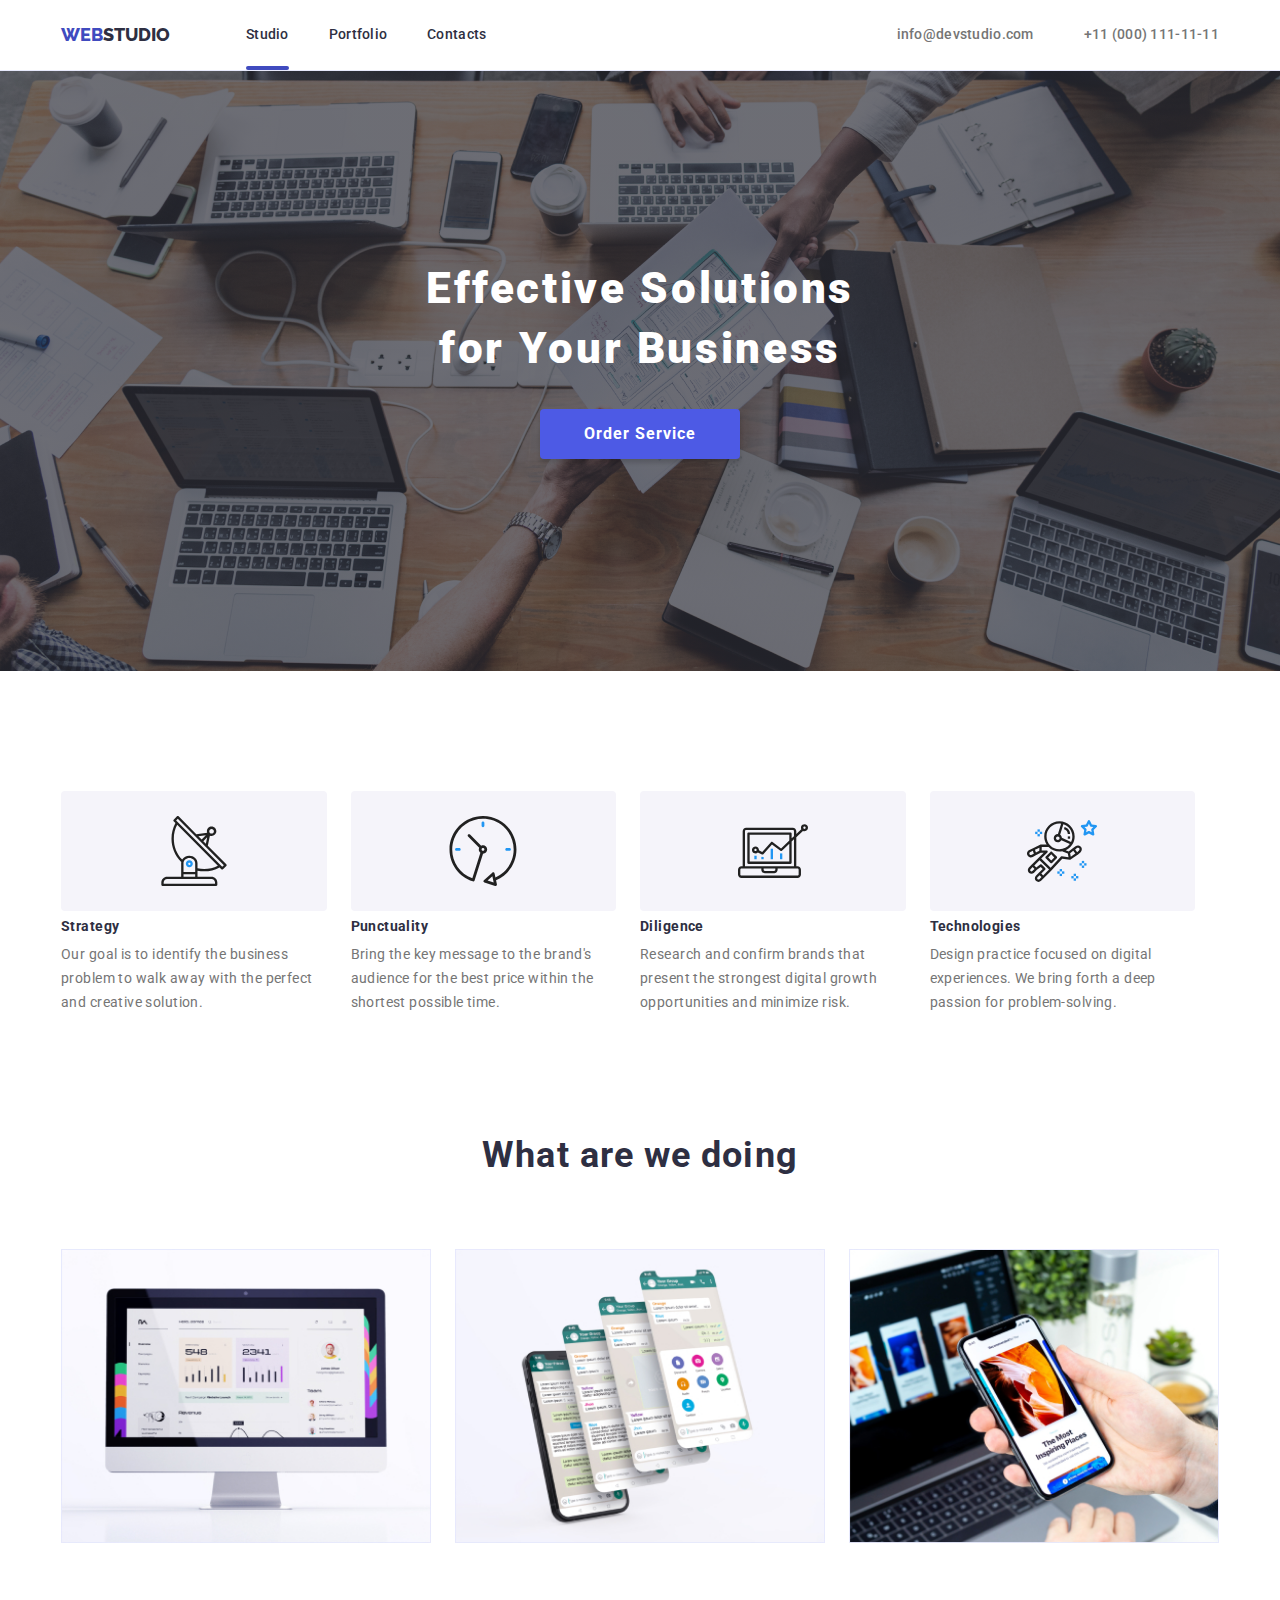
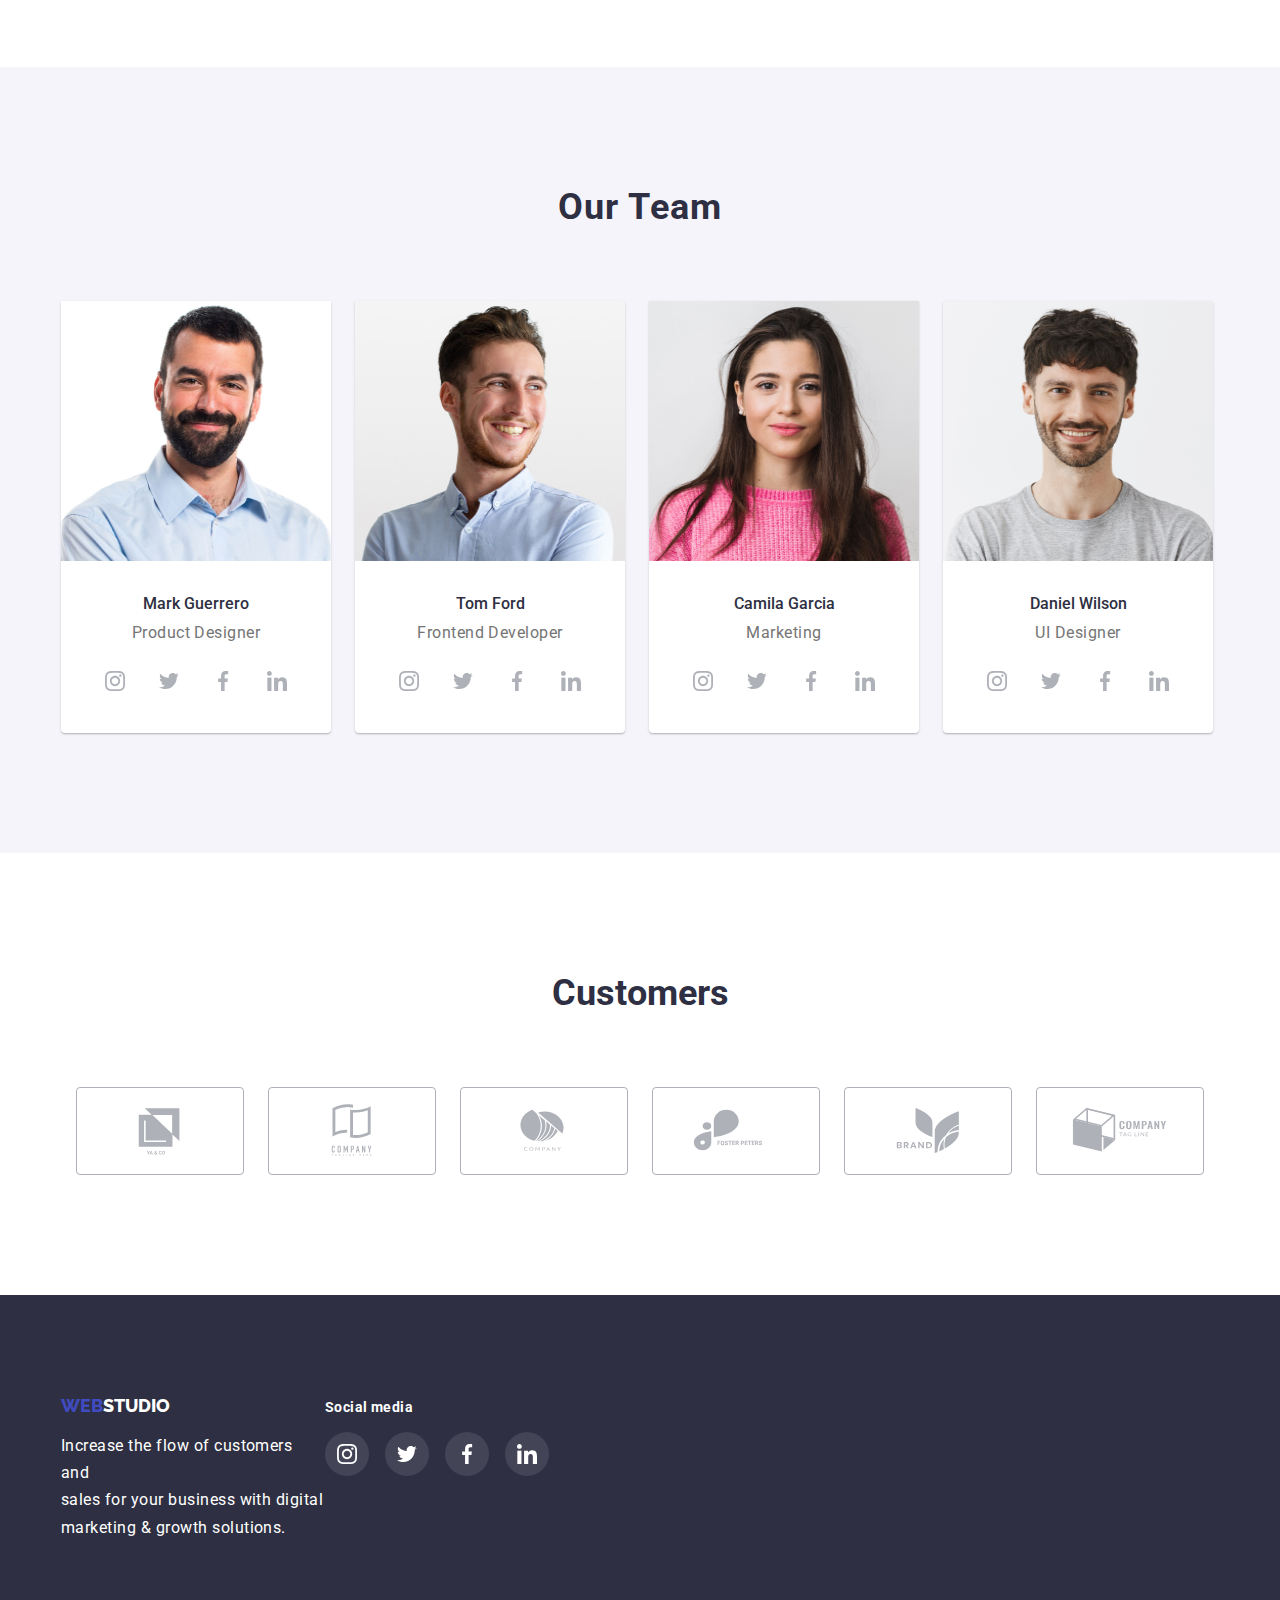
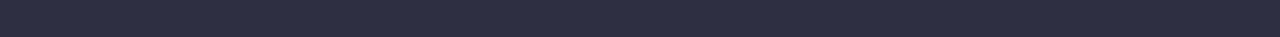
<file: index.html>
<!DOCTYPE html>
<html lang="en">
  <head>
    <meta charset="UTF-8" />
    <meta http-equiv="X-UA-Compatible" content="IE=edge" />
    <meta name="viewport" content="width=device-width, initial-scale=1.0" />
    <title>dz5</title>
    <link
      rel="stylesheet"
      href="https://cdnjs.cloudflare.com/ajax/libs/modern-normalize/1.0.0/modern-normalize.min.css"
    />
    <link rel="stylesheet" href="./css/styles.css" />
    <link rel="preconnect" href="https://fonts.googleapis.com" />
    <link rel="preconnect" href="https://fonts.gstatic.com" crossorigin />
    <link
      href="https://fonts.googleapis.com/css2?family=Raleway:wght@700&family=Roboto:wght@400;500;700;900&display=swap"
      rel="stylesheet"/>
  </head>
  <body>
    <header class="header">
      <div class="container">
        <nav class="header-nav">
          <a href="" class="logo link"
            >WEB<span class="header-logo">STUDIO</span></a>
          <ul class="header-list">
            <li class="header-item list">
              <a href="./index.html" class="header-link link active-header-link">Studio</a>
            </li>
            <li class="header-item list">
              <a href="./portfolio.html" class="header-link link">Portfolio</a>
            </li>
            <li class="header-item list">
              <a href="" class="header-link link">Contacts</a>
            </li>
          </ul>
        </nav>
        <div class="container header-connect">
          <ul class="header-connect">
            <li class="header-item-connect list">
              <a
                href="mailto:info@devstudio.com"
                class="header-mail link link-flex-container">info@devstudio.com
              </a>
            </li>
            <li class="header-item-connect list">
              <a
                href="tel:+110001111111"
                class="header-tel link link-flex-container">+11 (000) 111-11-11
              </a>
            </li>
          </ul>
        </div>
      </div>
    </header>
    <main>
      <section class="basic section">
        <div class="container">
          <h1 class="basic-title">Effective Solutions 
            <br> for Your Business</h1>
          <button data-modal-open type="button" class="basic-btn">
            Order Service
          </button>
        </div>
      </section>
      <section class="benefits section">
        <div class="container">
          <ul class="benefits-list">
            <li class="benefits-item list">
              <div class="box">
                <svg class="benefits-icon" width="70px" height="70px">
                  <use xlink:href="./images/icon.svg#icon-antenna-1"></use>
                </svg>
              </div>
              <h3 class="benefits-title">Strategy</h3>
              <p class="benefits-text">
                Our goal is to identify the business
                problem to walk away with the perfect and creative solution. 
              </p>
            </li>
            <li class="benefits-item list">
              <div class="box">
                <svg class="benefits-icon" width="70px" height="70px">
                  <use xlink:href="./images/icon.svg#icon-clock-1"></use>
                </svg>
              </div>
              <h3 class="benefits-title">Punctuality</h3>
              <p class="benefits-text">
                Bring the key message to the brand's audience for the best price within the shortest possible time.
              </p>
            </li>
            <li class="benefits-item list">
              <div class="box">
                <svg class="benefits-icon" width="70px" height="70px">
                  <use xlink:href="./images/icon.svg#icon-diagram-1"></use>
                </svg>
              </div>
              <h3 class="benefits-title">Diligence</h3>
              <p class="benefits-text">
                Research and confirm brands that present the strongest digital growth opportunities and minimize risk.              </p>
            </li>
            <li class="benefits-item list">
              <div class="box">
                <svg class="benefits-icon" width="70px" height="70px">
                  <use xlink:href="./images/icon.svg#icon-astronaut-1"></use>
                </svg>
              </div>
              <h3 class="benefits-title">Technologies</h3>
              <p class="benefits-text">
                Design practice focused on digital experiences. We bring forth a deep passion for problem-solving.
              </p>
            </li>
          </ul>
        </div>
      </section>
      <section class="about section">
        <div class="container">
          <h2 class="about-title">What are we doing</h2>
          <ul class="about-list">
            <li class="about-item list">
              <img
                src="./images/1.jpg"
                alt="вивчення матеріалу"
                width="370"
                height="294"
              />
            </li>
            <li class="about-item list">
              <img
                src="./images/2.jpg"
                alt="вибір розмітки"
                width="370"
                height="294"
              />
            </li>
            <li class="about-item list">
              <img
                src="./images/3.jpg"
                alt="палітра кольорів"
                width="370"
                height="294"
              />
            </li>
          </ul>
        </div>
      </section>
      <section class="team section">
        <div class="container">
          <h2 class="team-title">Our Team</h2>
          <ul class="team-list">
            <li class="team-item list">
              <img
                src="./images/4.jpg"
                alt="Mark Guerrero"
                width="270"
                height="260"
              />
              <div class="team-name-section">
                <h3 class="team-name">Mark Guerrero</h3>
                <p lang="en" class="team-text">Product Designer</p>
                <ul class="team-soc-list list">
                  <li class="team-soc-item">
                    <a href="" class="team-soc-link">
                      <svg class="icon" width="20" height="20">
                        <use xlink:href="./images/icon.svg#icon-inst"></use>
                      </svg>
                    </a>
                  </li>
                  <li class="team-soc-item">
                    <a href="" class="team-soc-link">
                      <svg class="icon" width="20" height="20">
                        <use xlink:href="./images/icon.svg#icon-twit"></use>
                      </svg>
                    </a>
                  </li>
                  <li class="team-soc-item">
                    <a href="" class="team-soc-link">
                      <svg class="icon" width="20" height="20">
                        <use
                          xlink:href="./images/icon.svg#icon-facebook-1"
                        ></use>
                      </svg>
                    </a>
                  </li>
                  <li class="team-soc-item">
                    <a href="" class="team-soc-link">
                      <svg class="icon" width="20" height="20">
                        <use
                          xlink:href="./images/icon.svg#icon-linkedin-1"
                        ></use>
                      </svg>
                    </a>
                  </li>
                </ul>
              </div>
            </li>
            <li class="team-item list">
              <img
                src="./images/5.jpg"
                alt="Tom Ford"
                width="270"
                height="260"
              />
              <div class="team-name-section">
                <h3 class="team-name">Tom Ford</h3>
                <p lang="en" class="team-text">Frontend Developer</p>
                <ul class="team-soc-list list">
                  <li class="team-soc-item">
                    <a href="" class="team-soc-link">
                      <svg class="icon" width="20" height="20">
                        <use xlink:href="./images/icon.svg#icon-inst"></use>
                      </svg>
                    </a>
                  </li>
                  <li class="team-soc-item">
                    <a href="" class="team-soc-link">
                      <svg class="icon" width="20" height="20">
                        <use xlink:href="./images/icon.svg#icon-twit"></use>
                      </svg>
                    </a>
                  </li>
                  <li class="team-soc-item">
                    <a href="" class="team-soc-link">
                      <svg class="icon" width="20" height="20">
                        <use
                          xlink:href="./images/icon.svg#icon-facebook-1"
                        ></use>
                      </svg>
                    </a>
                  </li>
                  <li class="team-soc-item">
                    <a href="" class="team-soc-link">
                      <svg class="icon" width="20" height="20">
                        <use
                          xlink:href="./images/icon.svg#icon-linkedin-1"
                        ></use>
                      </svg>
                    </a>
                  </li>
                </ul>
              </div>
            </li>
            <li class="team-item list">
              <img
                src="./images/6.jpg"
                alt="Camila Garcia"
                width="270"
                height="260"
              />
              <div class="team-name-section">
                <h3 class="team-name">Camila Garcia</h3>
                <p lang="en" class="team-text">Marketing</p>
                <ul class="team-soc-list list">
                  <li class="team-soc-item">
                    <a href="" class="team-soc-link">
                      <svg class="icon" width="20" height="20">
                        <use xlink:href="./images/icon.svg#icon-inst"></use>
                      </svg>
                    </a>
                  </li>
                  <li class="team-soc-item">
                    <a href="" class="team-soc-link">
                      <svg class="icon" width="20" height="20">
                        <use xlink:href="./images/icon.svg#icon-twit"></use>
                      </svg>
                    </a>
                  </li>
                  <li class="team-soc-item">
                    <a href="" class="team-soc-link">
                      <svg class="icon" width="20" height="20">
                        <use
                          xlink:href="./images/icon.svg#icon-facebook-1"
                        ></use>
                      </svg>
                    </a>
                  </li>
                  <li class="team-soc-item">
                    <a href="" class="team-soc-link">
                      <svg class="icon" width="20" height="20">
                        <use
                          xlink:href="./images/icon.svg#icon-linkedin-1"
                        ></use>
                      </svg>
                    </a>
                  </li>
                </ul>
              </div>
            </li>
            <li class="team-item list">
              <img
                src="./images/7.jpg"
                alt="Daniel Wilson"
                width="270"
                height="260"
              />
              <div class="team-name-section">
                <h3 class="team-name">Daniel Wilson</h3>
                <p lang="en" class="team-text">UI Designer</p>
                <ul class="team-soc-list list">
                  <li class="team-soc-item">
                    <a href="" class="team-soc-link">
                      <svg class="icon" width="20" height="20">
                        <use xlink:href="./images/icon.svg#icon-inst"></use>
                      </svg>
                    </a>
                  </li>
                  <li class="team-soc-item">
                    <a href="" class="team-soc-link">
                      <svg class="icon" width="20" height="20">
                        <use xlink:href="./images/icon.svg#icon-twit"></use>
                      </svg>
                    </a>
                  </li>
                  <li class="team-soc-item">
                    <a href="" class="team-soc-link">
                      <svg class="icon" width="20" height="20">
                        <use
                          xlink:href="./images/icon.svg#icon-facebook-1"
                        ></use>
                      </svg>
                    </a>
                  </li>
                  <li class="team-soc-item">
                    <a href="" class="team-soc-link">
                      <svg class="icon" width="20" height="20">
                        <use
                          xlink:href="./images/icon.svg#icon-linkedin-1"
                        ></use>
                      </svg>
                    </a>
                  </li>
                </ul>
              </div>
            </li>
          </ul>
        </div>
      </section>
      <section class="section">
        <div class="conteiner">
          <h2 class="clients-title">Customers</h2>
          <ul class="clients-list">
            <li class="clients-item list">
              <a href="" class="clients-link link">
                <svg class="clients-icon" width="106" height="60">
                  <use xlink:href="./images/icon.svg#icon-logo"></use>
                </svg>
              </a>
            </li>
            <li class="clients-item list">
              <a href="" class="clients-link link">
                <svg class="clients-icon" width="106" height="60">
                  <use xlink:href="./images/icon.svg#icon-logo-7"></use>
                </svg>
              </a>
            </li>
            <li class="clients-item list">
              <a href="" class="clients-link link">
                <svg class="clients-icon" width="106" height="60">
                  <use xlink:href="./images/icon.svg#icon-logo-2"></use>
                </svg>
              </a>
            </li>
            <li class="clients-item list">
              <a href="" class="clients-link link">
                <svg class="clients-icon" width="106" height="60">
                  <use xlink:href="./images/icon.svg#icon-logo-3"></use>
                </svg>
              </a>
            </li>
            <li class="clients-item list">
              <a href="" class="clients-link link">
                <svg class="clients-icon" width="106" height="60">
                  <use xlink:href="./images/icon.svg#icon-logo-4"></use>
                </svg>
              </a>
            </li>
            <li class="clients-item list">
              <a href="" class="clients-link link">
                <svg class="clients-icon" width="106" height="60">
                  <use xlink:href="./images/icon.svg#icon-logo-5"></use>
                </svg>
              </a>
            </li>
          </ul>
        </div>
      </section>
    </main>
    <footer class="footer">
      <div class="container footer-join">
        <div>
          <a href="" class="logo link"
            >WEB<span class="footer-logo">STUDIO</span></a>
          <address>
            <ul class="footer-list">
                <div class="footer-item list footer-address">
                  Increase the flow of customers and 
                  <br> sales for your business with digital 
                  <br> marketing & growth solutions.
                </div>

        </div>
        <div class="footer-box">
          <h2 class="footer-title">Social media</h2>
          <ul class="footer-soc">
            <li class="footer-soc-list list">
              <a href="" class="footer-soc-link link">
                <svg class="footer-icon" width="20" height="20">
                  <use xlink:href="./images/icon.svg#icon-inst"></use>
                </svg>
              </a>
            </li>
            <li class="footer-soc-list list">
              <a href="" class="footer-soc-link link">
                <svg class="footer-icon" width="20" height="20">
                  <use xlink:href="./images/icon.svg#icon-twit"></use>
                </svg>
              </a>
            </li>
            <li class="footer-soc-list list">
              <a href="" class="footer-soc-link link">
                <svg class="footer-icon" width="20" height="20">
                  <use xlink:href="./images/icon.svg#icon-facebook-1"></use>
                </svg>
              </a>
            </li>
            <li class="footer-soc-list list">
              <a href="" class="footer-soc-link link">
                <svg class="footer-icon" width="20" height="20">
                  <use xlink:href="./images/icon.svg#icon-linkedin-1"></use>
                </svg>
              </a>
            </li>
          </ul>
        </div>
      </div>
    </footer>
    <div data-modal class="modal-wrapper is-hidden">
      <div class="modal">
        <button data-modal-close class="close-modal-button">
          <svg class="footer-icon" width="8" height="8">  
            <use xlink:href="./images/icon.svg#icon-close"></use>
          </svg>
        </button>
      </div>
    </div>
    <script src="./js/modal.js"></script>
  </body>
</html>
</file>
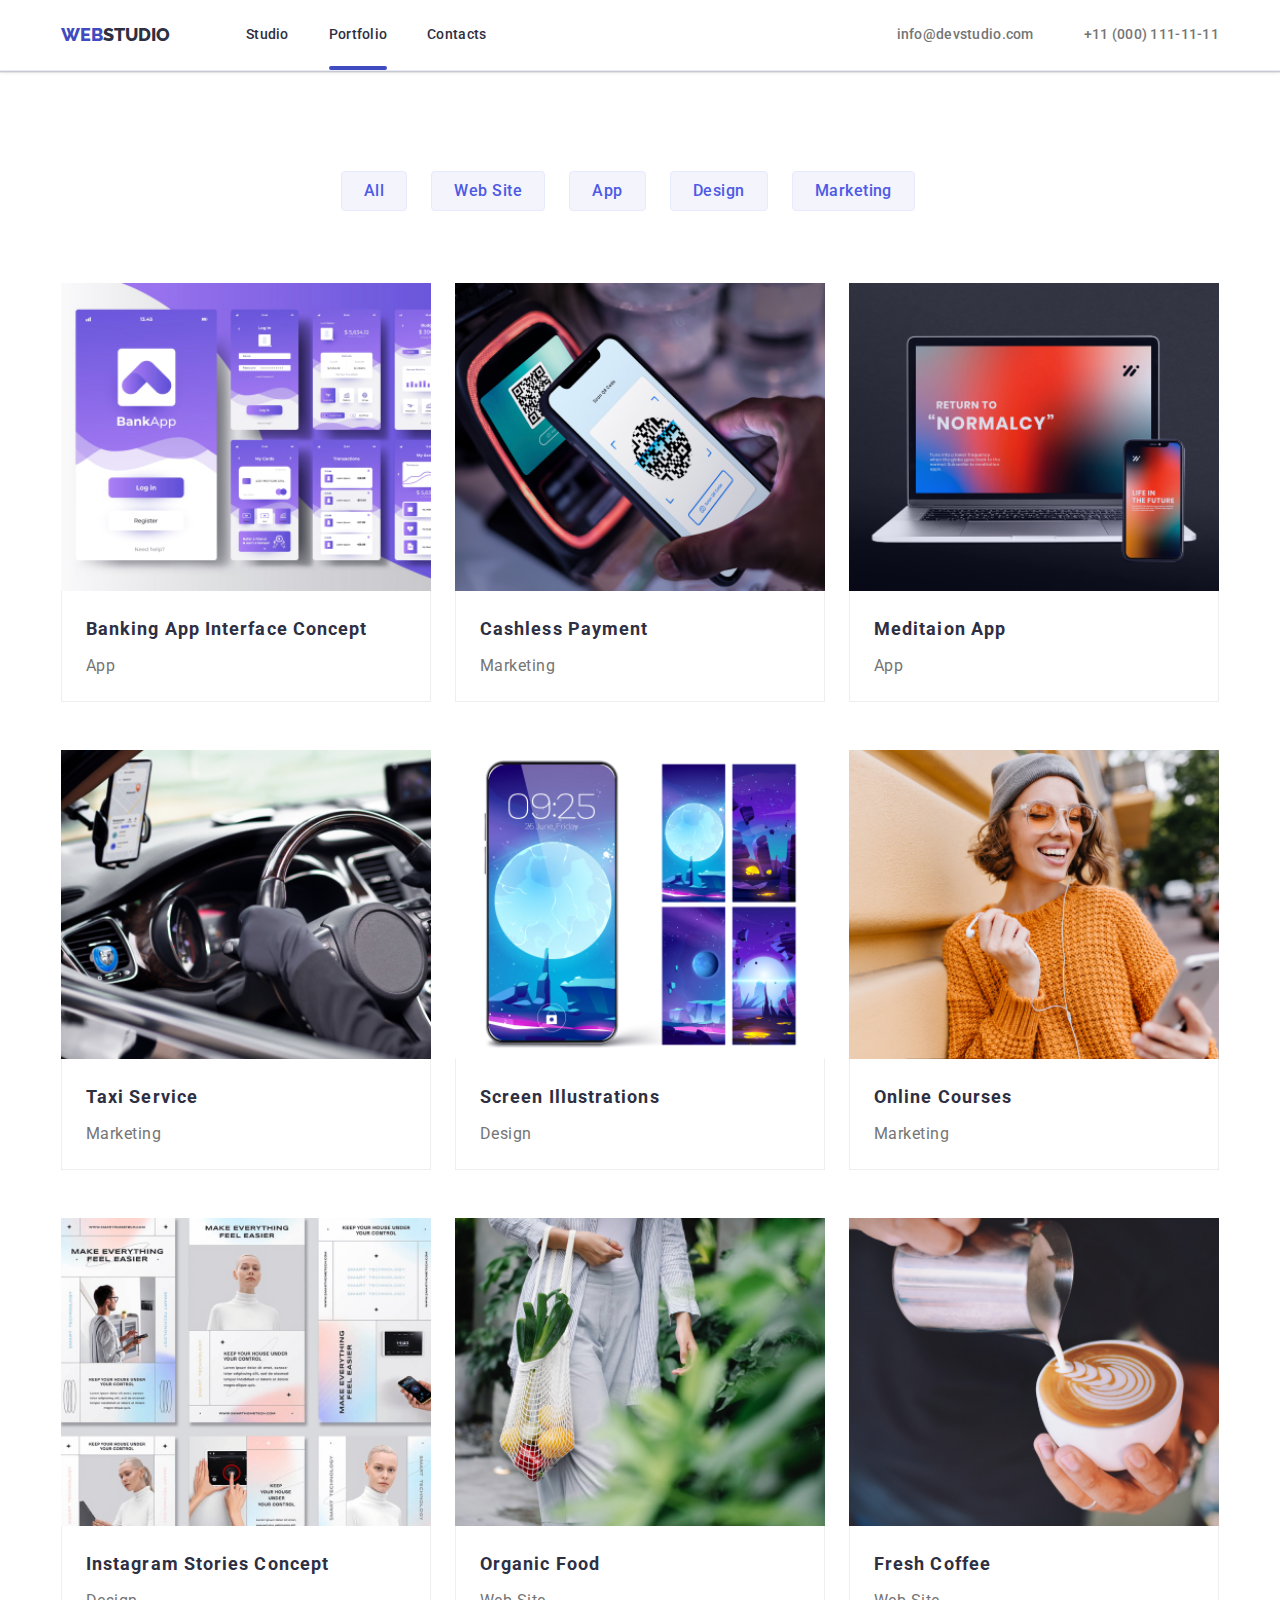
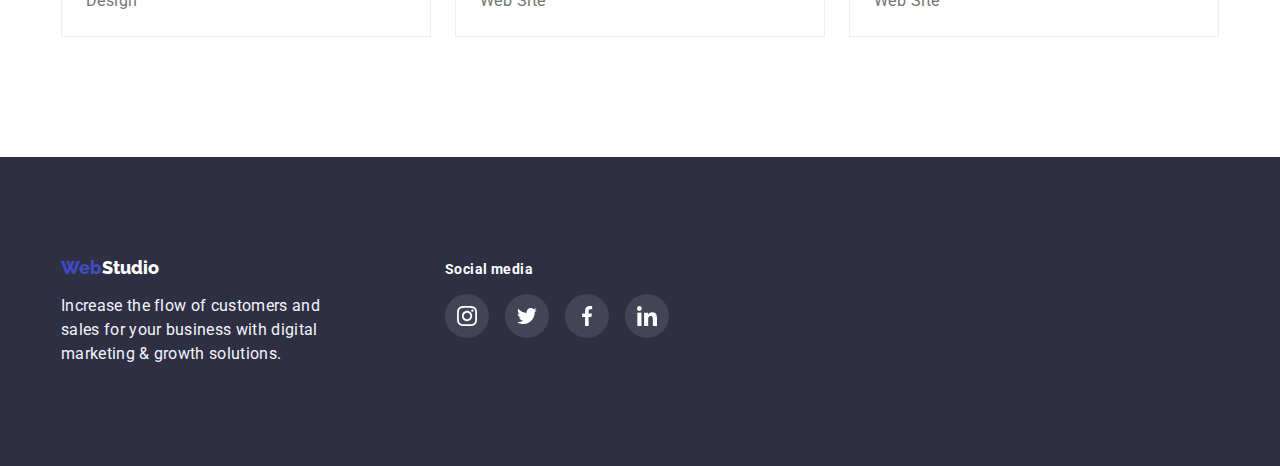
<file: portfolio.html>
<!DOCTYPE html>
<html lang="en">
  <head>
    <meta charset="UTF-8" />
    <meta http-equiv="X-UA-Compatible" content="IE=edge" />
    <meta name="viewport" content="width=device-width, initial-scale=1.0" />
    <title>dz5-portfolio</title>
    <link
      rel="stylesheet"
      href="https://cdnjs.cloudflare.com/ajax/libs/modern-normalize/1.0.0/modern-normalize.min.css"
    />
    <link rel="stylesheet" href="./css/styles.css" />
    <link rel="preconnect" href="https://fonts.googleapis.com" />
    <link rel="preconnect" href="https://fonts.gstatic.com" crossorigin />
    <link
      href="https://fonts.googleapis.com/css2?family=Raleway:wght@700&family=Roboto:wght@400;500;700;900&display=swap"
      rel="stylesheet"
    />
  </head>

  <body>
    <header class="header">
      <div class="container">
        <nav class="header-nav">
          <a class="logo link" lang="en" href=""
            >WEB<span class="header-logo">STUDIO</span></a
          >
          <ul class="header-list">
            <li class="header-item list">
              <a class="header-link link" href="./index.html">Studio</a>
            </li>
            <li class="header-item list">
              <a
                class="header-link link active-header-link"
                href="./portfolio.html"
                >Portfolio</a
              >
            </li>
            <li class="header-item list">
              <a class="header-link link" href="">Contacts</a>
            </li>
          </ul>
        </nav>
        <div class="container header-connect">
          <ul class="header-connect">
            <li class="header-item-connect list">
              <a
                href="mailto:info@devstudio.com"
                class="header-mail link link-flex-container"
              >
                
                info@devstudio.com</a>
            </li>
            <li class="header-item-connect list">
              <a
                href="tel:+11 (000) 111-11-11"
                class="header-tel link link-flex-container"
              >
                
                +11 (000) 111-11-11</a
              >
            </li>
          </ul>
        </div>
      </div>
    </header>
    <main>
      <section class="project section">
        <div class="container">
          <ul class="btn-list">
            <li class="btn-item list">
              <button type="button" class="btn-class">All</button>
            </li>
            <li class="btn-item list">
              <button type="button" class="btn-class">Web Site</button>
            </li>
            <li class="btn-item list">
              <button type="button" class="btn-class">App</button>
            </li>
            <li class="btn-item list">
              <button type="button" class="btn-class">Design</button>
            </li>
            <li class="btn-item list">
              <button type="button" class="btn-class">Marketing</button>
            </li>
          </ul>
          <ul class="projects-list">
            <li class="projects-item list">
              <a href="" class="link">
                <div class="poject-overlay-wrapper">
                <img
                  class="project-image no-gap"
                  src="./images/portfolio/1.jpg"
                  alt=""
                  width="370"
                />
                <div class="project-overlay">
                  14 Stylish and User-Friendly App Design Concepts · Task Manager App · Calorie Tracker App · Exotic Fruit Ecommerce App · Cloud Storage App
                </div>
              </div>
                <div class="other-text">
                  <h2 class="projects-title">Banking App Interface Concept</h2>
                  <p class="projects-text">App</p>
                </div>
              </a>
            </li>
            <li class="projects-item list">
              <a href="" class="link">
                <div class="poject-overlay-wrapper">
                <img
                  class="project-image no-gap"
                  src="./images/portfolio/2.jpg"
                  alt=""
                  width="370"
                />
                <div class="project-overlay">
                  14 Stylish and User-Friendly App Design Concepts · Task Manager App · Calorie Tracker App · Exotic Fruit Ecommerce App · Cloud Storage App
                </div>
              </div>
                <div class="other-text">
                  <h2 class="projects-title">
                    Cashless Payment
                  </h2>
                  <p class="projects-text">Marketing</p>
                </div>
              </a>
            </li>
            <li class="projects-item list">
              <a href="" class="link">
                <div class="poject-overlay-wrapper">
                <img
                  class="project-image no-gap"
                  src="./images/portfolio/3.jpg"
                  alt=""
                  width="370"
                />
                <div class="project-overlay">
                  14 Stylish and User-Friendly App Design Concepts · Task Manager App · Calorie Tracker App · Exotic Fruit Ecommerce App · Cloud Storage App
                </div>
                </div>
                <div class="other-text">
                  <h2 class="projects-title">Meditaion App</h2>
                  <p class="projects-text">App</p>
                </div>
              </a>
            </li>
            <li class="projects-item list">
              <a href="" class="link">
                <div class="poject-overlay-wrapper">
                <img
                  class="project-image no-gap"
                  src="./images/portfolio/4.jpg"
                  alt=""
                  width="370"
                />
                <div class="project-overlay">
                  14 Stylish and User-Friendly App Design Concepts · Task Manager App · Calorie Tracker App · Exotic Fruit Ecommerce App · Cloud Storage App
                </div>
                </div>
                <div class="other-text">
                  <h2 class="projects-title">Taxi Service</h2>
                  <p class="projects-text">Marketing</p>
                </div>
              </a>
            </li>
            <li class="projects-item list">
              <a href="" class="link">
                <div class="poject-overlay-wrapper">
                <img
                  class="project-image no-gap"
                  src="./images/portfolio/5.jpg"
                  alt=""
                  width="370"
                />
                <div class="project-overlay">
                  14 Stylish and User-Friendly App Design Concepts · Task Manager App · Calorie Tracker App · Exotic Fruit Ecommerce App · Cloud Storage App
                </div>
                </div>
                <div class="other-text">
                  <h2 class="projects-title">Screen Illustrations</h2>
                  <p class="projects-text">Design</p>
                </div>
              </a>
            </li>
            <li class="projects-item list">
              <a href="" class="link">
                <div class="poject-overlay-wrapper">
                <img
                  class="project-image no-gap"
                  src="./images/portfolio/6.jpg"
                  alt=""
                  width="370"
                />
                <div class="project-overlay">
                  14 Stylish and User-Friendly App Design Concepts · Task Manager App · Calorie Tracker App · Exotic Fruit Ecommerce App · Cloud Storage App
                </div>
                </div>
                <div class="other-text">
                  <h2 class="projects-title">Online Courses</h2>
                  <p class="projects-text">Marketing</p>
                </div>
              </a>
            </li>
            <li class="projects-item list">
              <a href="" class="link">
                <div class="poject-overlay-wrapper">
                <img
                  class="project-image no-gap"
                  src="./images/portfolio/7.jpg"
                  alt=""
                  width="370"
                />
                <div class="project-overlay">
                  14 Stylish and User-Friendly App Design Concepts · Task Manager App · Calorie Tracker App · Exotic Fruit Ecommerce App · Cloud Storage App
                </div>
                </div>
                <div class="other-text">
                  <h2 class="projects-title">Instagram Stories Concept</h2>
                  <p class="projects-text">Design</p>
                </div>
              </a>
            </li>
            <li class="projects-item list">
              <a href="" class="link">
                <div class="poject-overlay-wrapper">
                <img
                  class="project-image no-gap"
                  src="./images/portfolio/8.jpg"
                  alt=""
                  width="370"
                />
                <div class="project-overlay">
                  14 Stylish and User-Friendly App Design Concepts · Task Manager App · Calorie Tracker App · Exotic Fruit Ecommerce App · Cloud Storage App
                </div>
                </div>
                <div class="other-text">
                  <h2 class="projects-title">Organic Food</h2>
                  <p class="projects-text">Web Site</p>
                </div>
              </a>
            </li>
            <li class="projects-item list">
              <a href="" class="link">
                <div class="poject-overlay-wrapper">
                <img
                  class="project-image no-gap"
                  src="./images/portfolio/9.jpg"
                  alt=""
                  width="370"
                />
                <div class="project-overlay">
                  14 Stylish and User-Friendly App Design Concepts · Task Manager App · Calorie Tracker App · Exotic Fruit Ecommerce App · Cloud Storage App
                </div>
                </div>
                <div class="other-text">
                  <h2 class="projects-title">Fresh Coffee</h2>
                  <p class="projects-text">Web Site</p>
                </div>
              </a>
            </li>
          </ul>
        </div>
      </section>
    </main>
    <footer class="footer">
      <div class="container footer-join">
        <div>
          <a href="" class="logo link"
            >Web<span class="footer-logo">Studio</span></a>
         <div class="footer-text">
          Increase the flow of customers and 
           <br> sales for your business with digital 
           <br> marketing & growth solutions.
         </div>
        </div>
        <div class="footer-box">
          <h2 class="footer-title">Social media</h2>
          <ul class="footer-soc">
            <li class="footer-soc-list list">
              <a href="" class="footer-soc-link link">
                <svg class="footer-icon" width="20" height="20">
                  <use xlink:href="./images/icon.svg#icon-inst"></use>
                </svg>
              </a>
            </li>
            <li class="footer-soc-list list">
              <a href="" class="footer-soc-link link">
                <svg class="footer-icon" width="20" height="20">
                  <use xlink:href="./images/icon.svg#icon-twit"></use>
                </svg>
              </a>
            </li>
            <li class="footer-soc-list list">
              <a href="" class="footer-soc-link link">
                <svg class="footer-icon" width="20" height="20">
                  <use xlink:href="./images/icon.svg#icon-facebook-1"></use>
                </svg>
              </a>
            </li>
            <li class="footer-soc-list list">
              <a href="" class="footer-soc-link link">
                <svg class="footer-icon" width="20" height="20">
                  <use xlink:href="./images/icon.svg#icon-linkedin-1"></use>
                </svg>
              </a>
            </li>
          </ul>
        </div>
      </div>
    </footer>
  </body>
</html>
</file>
<file: css/styles.css>
:root {
    --brend-color: #404BBF;
    --main-title-color: #2E2F42;
    --second-title-color: #757575;
  }

  * {
    margin: 0;
    padding: 0;
    box-sizing: border-box;
  }
  
  body {
    font-family: "Roboto", "Raleway", sans-serif;
    background: #ffffff;
    position: relative;
  }
  
  h1,
  h2,
  h3,
  h4,
  h5,
  h6,
  ul,
  p {
    margin: 0;
    padding: 0;
  }
  
  .section {
    padding: 120px 0 120px 0;
  }
  
  .container {
    width: 1158px;
    margin: 0 auto;
    
  }
  
  .logo {
    font-family: "Raleway", sans-serif;
    font-style: normal;
    font-weight: 800;
    font-size: 18px;
    line-height: 1.17;
    color: var(--brend-color);
    margin-right: 76px;
  }
  
  .list {
    list-style: none;
  }
  
  .link {
    text-decoration: none;
  }
  
  .header {
    padding-top: 24px;
    padding-bottom: 25px;
    border-bottom: 1px solid #E7E9FC;
    box-shadow: 0px 2px 1px rgba(46, 47, 66, 0.08), 0px 1px 1px rgba(46, 47, 66, 0.16), 0px 1px 6px rgba(46, 47, 66, 0.08);
  }
  
  .header .container {
    display: flex;
    align-items: center;
  }
  
  .header-nav {
    display: flex;
    align-items: center;
  }
  
  .header-logo {
    font-family: "Raleway", sans-serif;
    color: var(--main-title-color);
  }
  
  .header-list {
    display: flex;
    padding: 0;
    margin: 0;
  }
  
  .header-item:not(:last-child) {
    margin-right: 40px;
  }
  
  .header-link {
    position: relative;
    font-weight: 500;
    font-size: 14px;
    line-height: 1.14;
    letter-spacing: 0.02em;
    color: var(--main-title-color);
  }

  .header-link::after {
    content: "";
    position: absolute;
    left: 0;
    right: 0;
    bottom: -28px;
    height: 4px;
    background: transparent;
    transition: 0.25s background-color ease-in-out;
  }

  .active-header-link::after {
    background: #404BBF;
    border-radius: 5px;
  }
  
  .header-link:hover,
  .header-link:active {
    color: var(--brend-color);
  }
  
  .header-mail,
  .header-tel {
    font-weight: 500;
    font-size: 14px;
    line-height: 1.14;
    letter-spacing: 0.02em;
    color: var(--second-title-color);
  }
  .header-icon {
    width: 16px;
    height: 13px;
    fill: currentColor;
  }
  
  .header-connect {
    display: flex;
    margin-left: auto;
  }
  
  .header-item-connect {
    margin-left: 50px;
  }
  
  .header-mail:hover,
  .header-mail:focus,
  .header-tel:hover,
  .header-tel:focus {
    color: var(--brend-color);
  }
  
  .basic {
    max-width: 1600px;
    margin: 0 auto;
    height: 600px;
    padding-top: 188px;
    padding-bottom: 188px;
    background: #2E2F42;
    background-image: linear-gradient(
        rgba(47, 48, 58, 0.7),
        rgba(47, 48, 58, 0.7)
      ),
      url(../images/8.jpg);
    background-repeat: no-repeat;
    background-position: center;
    background-size: cover;
    text-align: center;
  }
  
  .basic-title {
    width: 696px;
    margin: 0 auto 30px;
    font-weight: 900;
    font-size: 44px;
    line-height: 1.36;
    font-family: roboto;
    text-align: center;
    letter-spacing: 0.06em;
    /* text-transform: uppercase; */
    color: #ffffff;
  }
  
  .basic-btn {
    justify-content: center;
    min-width: 200px;
    font-family: inherit;
    font-weight: 700;
    font-size: 16px;
    line-height: 1.87;
    align-items: center;
    text-align: center;
    letter-spacing: 0.06em;
    color: #ffffff;
    cursor: pointer;
    border: none;
    
    background: #4D5AE5;
    box-shadow: 0px 4px 4px rgba(0, 0, 0, 0.15);
    border-radius: 4px;
    width: 200px;
    height: 50px;
  }

  .basic-btn:hover {
    background-color: #404BBF;
  }
  
  .benefits {
    padding-top: 120px;
    padding-bottom: 0;
    text-align: left;
  }
  
  .benefits-list {
    display: flex;
    margin: 0;
    padding: 0;
  }
  
  .benefits-item {
    width: 270px;
    margin-right: 24px;
  }
  
  .benefits-item:last-child {
    padding-right: 0;
  }
  
  .benefits-title {
    font-size: 14px;
    line-height: 1.14;
    letter-spacing: 0.03em;
    /* text-transform: uppercase; */
    color: var(--main-title-color);
    padding-bottom: 8px;
  }
  
  .box {
    display: flex;
    justify-content: center;
    align-items: center;
    margin-bottom: 8px;
    height: 120px;
    border-radius: 4px;
    background-color: #f5f4fa;
  }
  
  .benefits-text {
    font-size: 14px;
    line-height: 1.71;
    letter-spacing: 0.03em;
    color: var(--second-title-color);
  }
  
  .team {
    background: #f5f4fa;
    margin-left: 0;
    padding-bottom: 120px;
  }
  
  .about-list,
  .team-list {
    display: flex;
  }
  
  .about-item {
    justify-content: center;
  }
  .about-item:not(:last-child) {
    margin-right: 24px;
  }
  
  .team-item:not(:last-child) {
    margin-right: 24px;
  }
  
  .about-title,
  .team-title {
    font-size: 36px;
    line-height: 1.16;
    text-align: center;
    letter-spacing: 0.03em;
    color: var(--main-title-color);
    margin-bottom: 72px;
  }
  .team-item {
    background-color: #ffffff;
    border-radius: 0 0 4px 4px;
    box-shadow: 0px 1px 3px rgba(0, 0, 0, 0.12), 0px 1px 1px rgba(0, 0, 0, 0.14),
      0px 2px 1px rgba(0, 0, 0, 0.02);
    border-radius: 0px 0px 4px 4px;
  }
  .team-name {
    font-weight: 500;
    font-size: 16px;
    line-height: 1.18;
    text-align: center;
    color: var(--main-title-color);
    margin-bottom: 10px;
  }
  
  .team-name-section {
    padding-top: 30px;
    padding-bottom: 30px;
  }
  
  .team-text {
    font-size: 16px;
    line-height: 1.18;
    text-align: center;
    letter-spacing: 0.03em;
    color: var(--second-title-color);
    margin-bottom: 16px;
  }
  .team-soc-list {
    display: flex;
    justify-content: center;
  }
  .team-soc-item {
    width: 44px;
    height: 44px;
    margin-right: 10px;
  }
  .team-soc-item:last-child {
    margin-right: 0;
  }
  .team-soc-link {
    width: 100%;
    height: 100%;
    fill: #afb1b8;
    background-color: #ffffff;
    border-radius: 50%;
    display: flex;
    align-items: center;
    justify-content: center;
    transition: 0.25s all ease-in-out;
  }
  
  .team-soc-link:hover,
  .team-soc-link:focus {
    fill: #fff;
    background-color: var(--brend-color);
  }
  
  .clients-title {
    margin-bottom: 72px;
    font-weight: 700;
    font-size: 36px;
    line-height: 1.16;
    text-align: center;
    color: var(--main-title-color);
  }
  
  .clients-list,
  .clients-link {
    display: flex;
    align-items: center;
    justify-content: center;
  }
  
  .clients-link {
    width: 100%;
    height: 100%;
    max-width: 170px;
    color: #afb1b8;
  }
  .clients-link:hover,
  .clients-link:focus {
    border: 1px solid var(--brend-color);
    border-radius: 4px;
    color: var(--brend-color);
  }
  
  .clients-icon {
    fill: currentColor;
  }
  
  .clients-item {
    justify-content: center;
    width: 168px;
    height: 88px;
    margin-right: 24px;
    border: 1px solid #afb1b8;
    border-radius: 4px;
    display: flex;
  }
  
  .clients-item:last-child {
    margin-right: 0;
  }
  
  .footer {
    display: flex;
    justify-content: center;
    align-items: center;
    background: #2E2F42;
    padding-top: 100px;
    padding-bottom: 100px;
    max-width: 1600px;
    left: 0px;
    margin: auto;

  }
  .footer-item {
    margin-bottom: 9px;
    width: 264px;
    height: 72px;
  }
  
  .footer-logo {
    display: inline-block;
    font-family: "Raleway", sans-serif;
    color: #ffffff;
    padding-bottom: 16px;
  }
  
  .footer-list {
    display: inline-block;
    padding-top: 0;
    margin-bottom: 9px;
    font-style: normal;
    letter-spacing: 0.03em;
  }
  
  .footer-address {
    font-size: 16px;
    font-family: "roboto";
    line-height: 1.71;
    letter-spacing: 0.03em;
    color: #ffffff;
  }

  .footer-text {
    width: 264px;
    height: 72px;
    font-weight: 400;
    color: #F4F4FD;
    font-size: 16px;
    font-family: "roboto";
    line-height: 24px;
    letter-spacing: 0.02em;
    margin-right: 120px;
  }
  
  .footer-mail {
    font-size: 14px;
    line-height: 1.71;
    letter-spacing: 0.03em;
    color: rgba(255, 255, 255, 0.6);
  }
  
  .footer-tel {
    font-size: 14px;
    line-height: 1.71;
    letter-spacing: 0.03em;
    color: rgba(255, 255, 255, 0.6);
  }
  
  .footer-address:hover,
  .footer-mail:hover,
  .footer-tel:hover {
    color: var(--brend-color);
  }
  
  .footer-address:focus,
  .footer-mail:focus,
  .footer-tel:focus {
    color: var(--brend-color);
  }
  .footer-join {
    display: flex;
    align-items: baseline;
  }

  .footer-title {
    margin-bottom: 16px;
    font-size: 14px;
    line-height: 1.14;
    letter-spacing: 0.03em;
    /* text-transform: uppercase; */
    color: #fff;
  }

  
  
  .footer-soc {
    display: flex;
    justify-content: center;
    margin-bottom: 10px;
  }
  
  .footer-soc-list {
    width: 44px;
    height: 44px;
    margin-right: 16px;
  }
  
  .footer-soc-list:last-child {
    margin-right: 0;
  }
  
  .footer-soc-link {
    width: 100%;
    height: 100%;
    border-radius: 50%;
    background: rgba(255, 255, 255, 0.1);
    display: flex;
    align-items: center;
    justify-content: center;
    color: #ffffff;
  }
  
  .footer-icon {
    fill: currentColor;
  }
  
  .footer-soc-link:hover,
  .footer-soc-link:focus {
    background-color: var(--brend-color);
    color: #ffffff;
  }
  
  .btn-list {
    display: flex;
    margin-bottom: 72px;
    justify-content: center;
  }
  
  .btn-item {
    margin-right: 24px;
  }
  
  .btn-item:last-child {
    padding-right: 0;
  }
  
  .btn-class {
    border: 1px solid #E7E9FC;
    padding: 6px 22px;
    display: block;
    font: inherit;
    font-weight: 500;
    font-size: 16px;
    line-height: 1.62;
    text-align: center;
    letter-spacing: 0.03em;
    color: #4D5AE5;
    background: #F4F4FD;
    cursor: pointer;
    border-radius: 4px;
  }
  
  .btn-class:hover,
  .btn-class:focus {
    color: #ffffff;
    background-color: var(--brend-color);
    box-shadow: 0px 3px 1px rgba(0, 0, 0, 0.1), 0px 1px 2px rgba(0, 0, 0, 0.08),
      0px 2px 2px rgba(0, 0, 0, 0.12);
  }
  
  .project {
    padding-top: 100px;
    padding-bottom: 120px;
  }
  
  .projects-list {
    display: flex;
    flex-wrap: wrap;
    justify-content: center;
  }

  .projects-item {
    overflow: hidden;
  }
  
  .projects-item:not(:nth-child(3n)) {
    margin-right: 24px;
  }
  
  .projects-item:nth-child(-n + 6) {
    margin-bottom: 48px;
  }
  
  .projects-item:hover,
  .projects-item:focus {
    box-shadow: 0px 1px 1px rgba(0, 0, 0, 0.12), 0px 4px 4px rgba(0, 0, 0, 0.06),
      1px 4px 6px rgba(0, 0, 0, 0.16);
  }
  
  .project-image.no-gap {
    display: block;
  }
  
  .projects-title {
    font-size: 18px;
    line-height: 2;
    letter-spacing: 0.06em;
    color: var(--main-title-color);
    margin-bottom: 4px;
  }
  
  .projects-text {
    font-size: 16px;
    line-height: 1.88;
    letter-spacing: 0.03em;
    color: var(--second-title-color);
  }
  
  .other-text {
    position: relative;
    padding: 20px 24px;
    box-sizing: border-box;
  
    width: 370px;
  
    background: #ffffff;
    border: 1px solid #eeeeee;
    border-top: #ffffff;
    z-index: 2;
  }

  .icon {
    font-size: 72px;
  }

  .link-flex-container {
    display: flex;
    align-items: center;
    gap: 10px;
  }

  .project-overlay {
    position: absolute;
    left: 0;
    top: 0;
    right: 0;
    bottom: 0;
    padding: 24px;
    color: #FFFFFF;
    background: rgba(77, 90, 229, 0.9);
    font-size: 18px;
    line-height: 28px;
    display: flex;
    align-items: center;
    transform: translateY(500px);
    transition: 0.25s transform ease-in-out;
    z-index: 1;
  }

  .poject-overlay-wrapper {
    position: relative;
  }

  .projects-item:hover .project-overlay {
    transform: translateY(0);
  }

  .form-all {
   margin-right: 16px;
   margin-left: 16px;
  }

  .modal-wrapper {
    position: fixed;
    left: 0;
    top: 0;
    right: 0;
    bottom: 0;
    display: flex;
    align-items: center;
    justify-content: center;
    z-index: 100;
    background: rgba(0, 0, 0, 0.2);
    transform: scale(1);
    opacity: 1;
    visibility: visible;
    transition: 0.25s transform ease-in-out, 0.25s visibility ease-in-out, 0.25s opacity ease-in-out;
  }

  .modal {
    position: relative;
    width: 408px;
    height: 584px;
    background-color: #FFFFFF;
    border-radius: 4px;
    padding: 8px;
  }

  .modal-title {
    font-size: 16px;
    display: flex;
    justify-content: center;
    align-items: center;
    /* margin-top: 30px; */
    /* margin-bottom: 14px;  */
    margin-left: 24px;
    font-family: roboto;
    color: #2E2F42;
    width: 360px;
    height: 24px;
  }

  .is-hidden {
    transform: scale(0);
    visibility: hidden;
    opacity: 0;
  }

  .close-modal-button {
    margin-left: auto;
    margin-right: 24px;
    margin-top: 24px;
    display: flex;
    align-items: center;
    justify-content: center;
    width: 30px;
    height: 30px;
    border-radius: 50%;
    border: 1px solid rgba(0, 0, 0, 0.1);
    cursor: pointer;
    background-color: #E7E9FC;
    
  }

.modal-subscribe {
  margin-left: 80px;
  display: flex; 
}

.label-name {
  font-size: 12px;
  color: #8E8F99;
}

textarea {
  width: 360px;
  height: 120px;
  resize: none;
  border-radius: 4px;
  border: #2E2F42 solid 1px;
}

.form-control {
  width: 360px;
  height: 40px;
  border-radius: 4px;
  border: #2E2F42 solid 1px;
  font-size: 12px;
  padding-left: 38px;
  outline: none;
  /* color: #2E2F42; */
}

.form-control:focus {
  color: #4D5AE5;
  border-color: #4D5AE5;
}

.form-control:focus + .modal-icon {
  fill: #404BBF; 
}

.form-label {
  position: relative;
}

.form-textarea {
  padding-left: 16px;
  padding-top: 8px;
  outline: none;
}

.form-textarea:focus {
  color: #4D5AE5;
  border-color: #4D5AE5;
}

.form-check {
  display: flex;
  margin-top: 16px;
  /* justify-content: center; */
  /* align-items: center; */
}

.form-group {
  margin-bottom: 0;
}

.subscribe-btn {
    display: flex;
    justify-content: center;
    font-size: 16px;
    align-items: center;
    color: #ffffff;
    cursor: pointer;
    background: #4D5AE5;
    border-radius: 4px;
    width: 165px;
    height: 40px;
    margin-top: 35px;
    border: none;
    
}

.subscribe-btn:hover {
  background-color: #404BBF;
}

.input-subscribe {
  width: 264px;
  height: 40px;
  color: #FFFFFF;
  margin-top: 16px;
  background-color: #2E2F42;
  margin-right: 24px;
  border: 1px solid #FFFFFF;
  filter: drop-shadow(0px 4px 4px rgba(0, 0, 0, 0.15));
  border-radius: 4px;
  padding-left: 16px;
}

.input-subscribe::placeholder {
  color: #FFFFFF;
  font-family: sans-serif;
  font-size: 12px;
  padding-top: 8px;
  padding-bottom: 8px;
  font-weight: 400;
  line-height: 24px;
}


  .subscribe-text {
    color: #FFFFFF;
  }

  .icon-subscribe {
    margin-left: 16px;
  }

 

  .form-check-label {
    font-size: 12px;

  }

  .form-pp {
    color: #4D5AE5;
    font-family: roboto;
  }

  .btn-primary {
    width: 169px;
    height: 56px;
    background-color: #4D5AE5;
    color: #FFFFFF;
    border: none;
    border-radius: 4px;
    margin-top: 24px;
  }

  .btn-primary:hover {
    background-color: #404BBF;
    cursor: pointer;
  }

  .modal-footer {
    display: flex;
    justify-content: center;
    align-items: center;
  }

  .modal-icon {
    position: absolute;
    top: 50%;
    left: 20px;
    transform: translateY(-50%);
  }

  @media (max-width: 768px) {
    .box {
      display: none;
    }
  }
</file>
